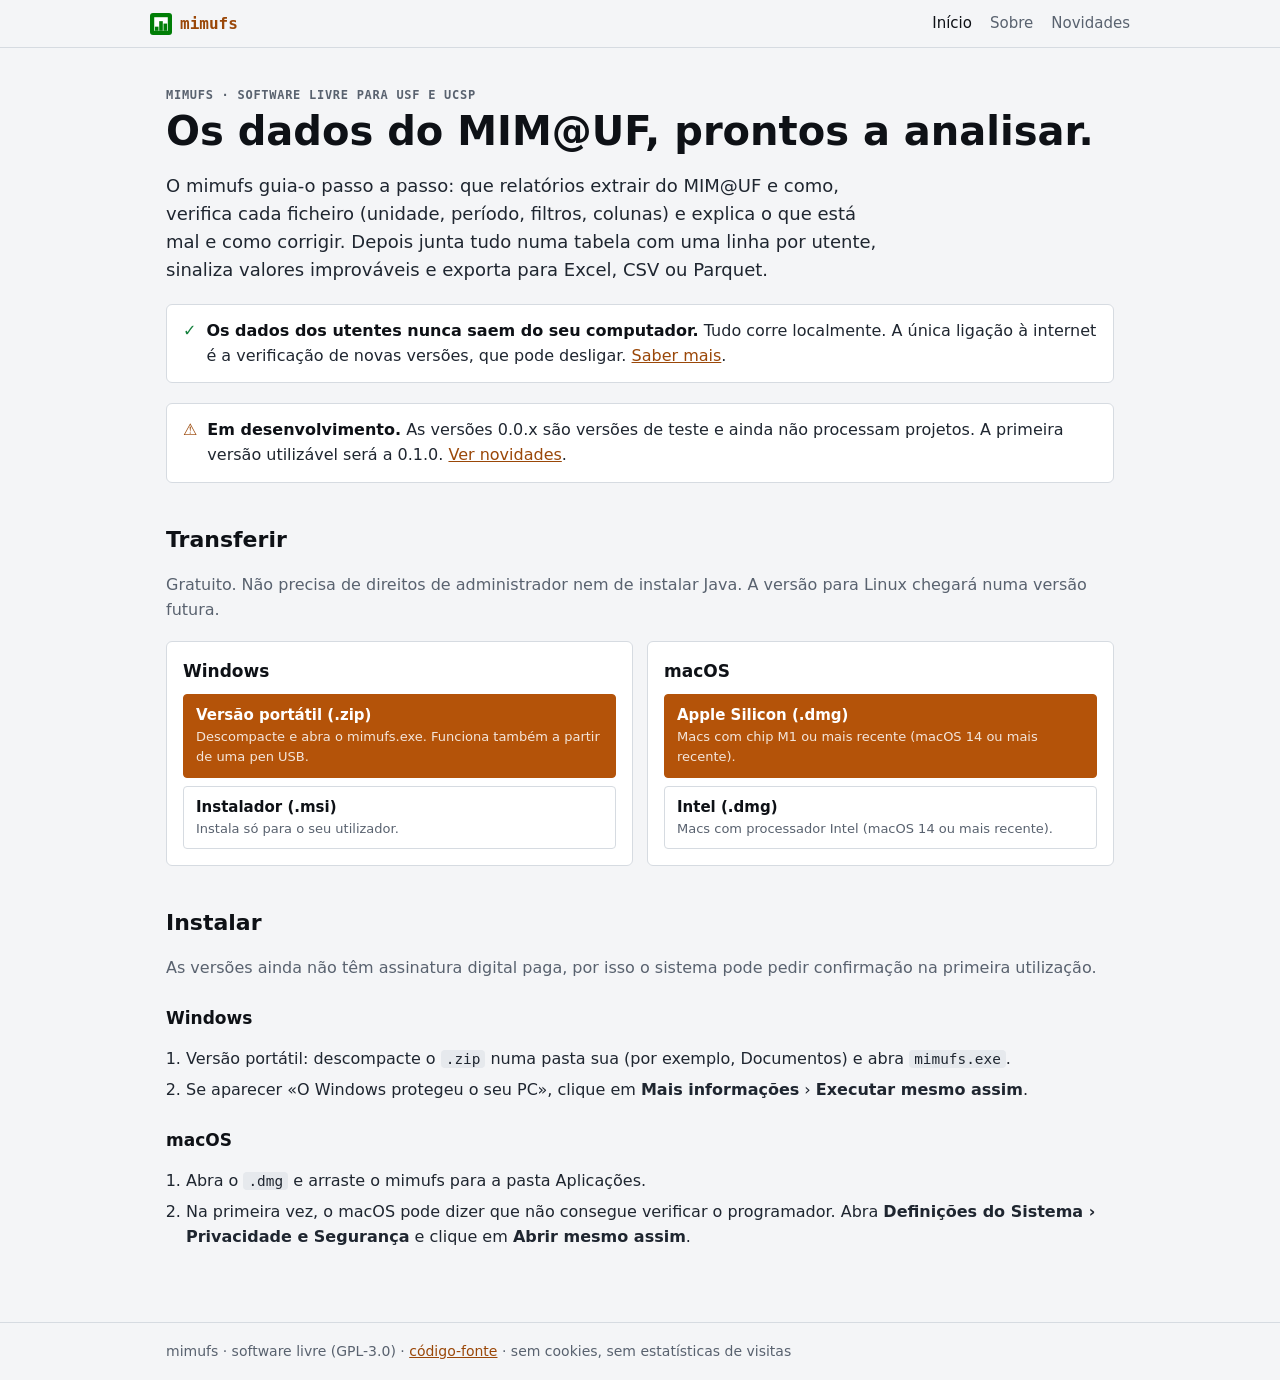
<file: site/index.html>
<!doctype html>
<html lang="pt-PT">
<head>
<meta charset="utf-8">
<meta name="viewport" content="width=device-width, initial-scale=1">
<meta http-equiv="Content-Security-Policy" content="default-src 'self'; style-src 'self'; img-src 'self'; script-src 'sha256-n69krR4mNdlzHCsoBnGm8zWyfpm/SZx0OfMPYFKiKm8='">
<meta name="referrer" content="no-referrer">
<title>mimufs · dados do MIM@UF, prontos a analisar</title>
<meta name="description" content="Aplicação gratuita que guia a extração, validação e limpeza dos relatórios do MIM@UF e do SClínico. Tudo corre no seu computador.">
<link rel="icon" href="favicon.svg" type="image/svg+xml">
<link rel="stylesheet" href="style.css">
</head>
<body>
<header class="top">
  <a class="brand" href="index.html"><img src="favicon.svg" alt="" width="22" height="22">mimufs</a>
  <nav><a href="index.html" aria-current="page">Início</a><a href="sobre.html">Sobre</a><a href="changelog.html">Novidades</a></nav>
</header>

<main class="page">
<p class="kicker">MIMUFS · SOFTWARE LIVRE PARA USF E UCSP</p>
<h1>Os dados do MIM@UF, prontos a analisar.</h1>
<p class="lead">O mimufs guia-o passo a passo: que relatórios extrair do MIM@UF e como, verifica cada ficheiro
(unidade, período, filtros, colunas) e explica o que está mal e como corrigir. Depois junta tudo numa
tabela com uma linha por utente, sinaliza valores improváveis e exporta para Excel, CSV ou Parquet.</p>

<div class="notice">
  <span class="icon" aria-hidden="true">✓</span>
  <p><strong>Os dados dos utentes nunca saem do seu computador.</strong> Tudo corre localmente. A única
  ligação à internet é a verificação de novas versões, que pode desligar. <a href="sobre.html#privacidade">Saber mais</a>.</p>
</div>

<div class="notice test">
  <span class="icon" aria-hidden="true">⚠</span>
  <p><strong>Em desenvolvimento.</strong> As versões 0.0.x são versões de teste e ainda não processam projetos.
  A primeira versão utilizável será a 0.1.0. <a href="changelog.html">Ver novidades</a>.</p>
</div>

<h2 id="download">Transferir</h2>
<p class="muted">Gratuito. Não precisa de direitos de administrador nem de instalar Java. A versão para Linux chegará numa versão futura.</p>
<div class="downloads">
  <section class="os" data-os="windows">
    <h3>Windows<span class="badge">o seu sistema</span></h3>
    <a class="button primary" href="https://github.com/diogocarapito/mimufs/releases/latest/download/mimufs-windows-x64-portable.zip">Versão portátil (.zip)<small>Descompacte e abra o mimufs.exe. Funciona também a partir de uma pen USB.</small></a>
    <a class="button" href="https://github.com/diogocarapito/mimufs/releases/latest/download/mimufs-windows-x64.msi">Instalador (.msi)<small>Instala só para o seu utilizador.</small></a>
  </section>
  <section class="os" data-os="macos">
    <h3>macOS<span class="badge">o seu sistema</span></h3>
    <a class="button primary" href="https://github.com/diogocarapito/mimufs/releases/latest/download/mimufs-macos-arm64.dmg">Apple Silicon (.dmg)<small>Macs com chip M1 ou mais recente (macOS 14 ou mais recente).</small></a>
    <a class="button" href="https://github.com/diogocarapito/mimufs/releases/latest/download/mimufs-macos-x64.dmg">Intel (.dmg)<small>Macs com processador Intel (macOS 14 ou mais recente).</small></a>
  </section>
</div>

<h2 id="instalar">Instalar</h2>
<p class="muted">As versões ainda não têm assinatura digital paga, por isso o sistema pode pedir confirmação na primeira utilização.</p>
<h3>Windows</h3>
<ol class="steps">
  <li>Versão portátil: descompacte o <code>.zip</code> numa pasta sua (por exemplo, Documentos) e abra <code>mimufs.exe</code>.</li>
  <li>Se aparecer «O Windows protegeu o seu PC», clique em <strong>Mais informações</strong> › <strong>Executar mesmo assim</strong>.</li>
</ol>
<h3>macOS</h3>
<ol class="steps">
  <li>Abra o <code>.dmg</code> e arraste o mimufs para a pasta Aplicações.</li>
  <li>Na primeira vez, o macOS pode dizer que não consegue verificar o programador. Abra <strong>Definições do Sistema › Privacidade e Segurança</strong> e clique em <strong>Abrir mesmo assim</strong>.</li>
</ol>
</main>

<footer class="foot"><p>mimufs · software livre (GPL-3.0) · <a href="https://github.com/diogocarapito/mimufs">código-fonte</a> · sem cookies, sem estatísticas de visitas</p></footer>
<script>
(function () {
  var p = ((navigator.userAgentData && navigator.userAgentData.platform) || navigator.platform || navigator.userAgent || "").toLowerCase();
  var os = p.indexOf("win") >= 0 ? "windows" : (p.indexOf("mac") >= 0 ? "macos" : (p.indexOf("linux") >= 0 ? "linux" : ""));
  var el = os && document.querySelector('.os[data-os="' + os + '"]');
  if (el) { el.classList.add("detected"); el.parentNode.insertBefore(el, el.parentNode.firstChild); }
})();
</script>
</body>
</html>
</file>
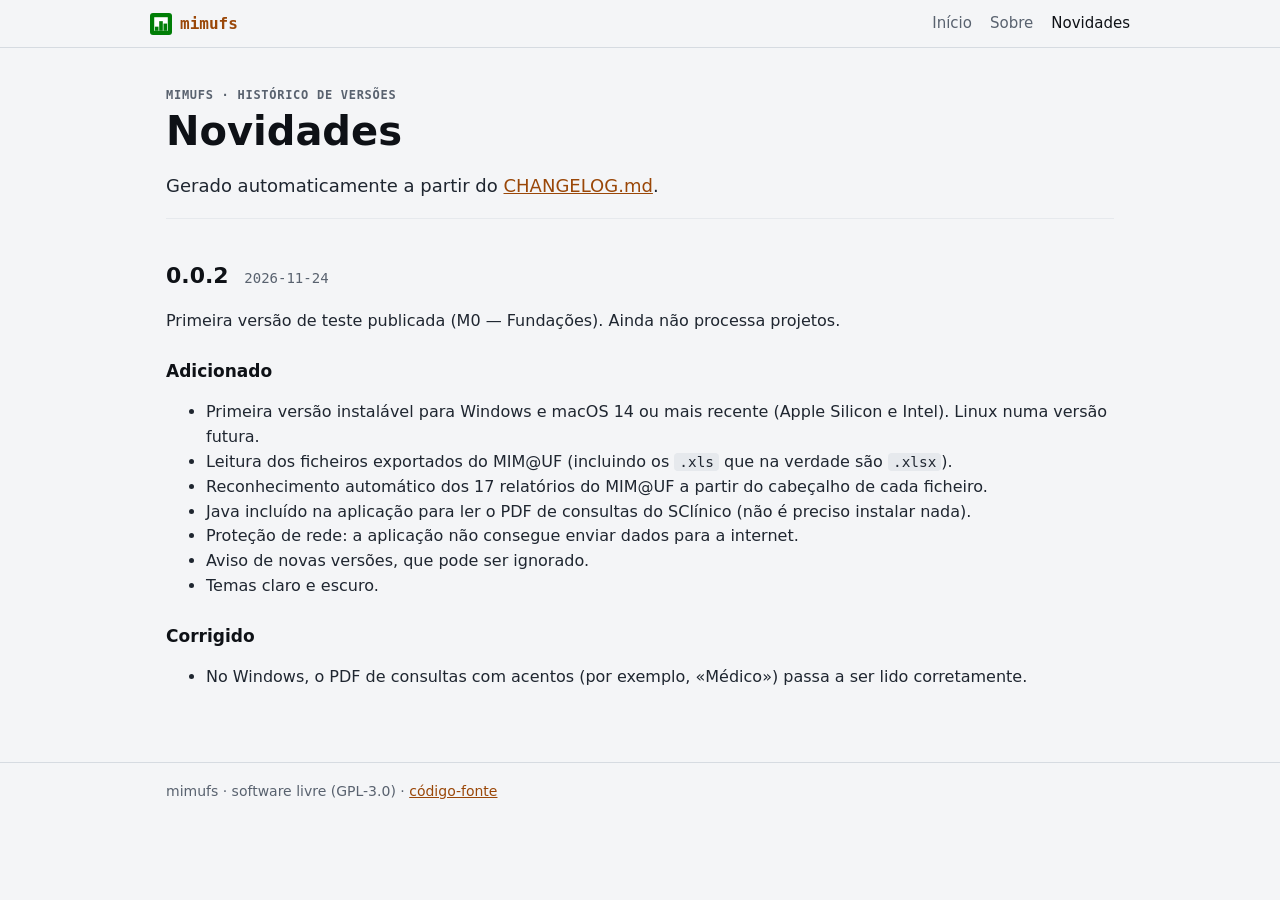
<file: site/changelog.html>
<!doctype html>
<html lang="pt-PT">
<head>
<meta charset="utf-8">
<meta name="viewport" content="width=device-width, initial-scale=1">
<meta http-equiv="Content-Security-Policy"
 content="default-src 'self'; style-src 'self'; img-src 'self'; script-src 'none'">
<meta name="referrer" content="no-referrer">
<title>Novidades · mimufs</title>
<meta name="description" content="Histórico de versões do mimufs.">
<link rel="icon" href="favicon.svg" type="image/svg+xml">
<link rel="stylesheet" href="style.css">
</head>
<body>
<header class="top">
  <a class="brand" href="index.html"><img src="favicon.svg" alt="" width="22" height="22">mimufs</a>
  <nav><a href="index.html">Início</a><a href="sobre.html">Sobre</a>
  <a href="changelog.html" aria-current="page">Novidades</a></nav>
</header>
<main class="page">
<p class="kicker">MIMUFS · HISTÓRICO DE VERSÕES</p>
<h1>Novidades</h1>
<p class="lead">Gerado automaticamente a partir do <a href="https://github.com/diogocarapito/mimufs/blob/main/CHANGELOG.md">CHANGELOG.md</a>.</p>
<section class="release" id="v0.0.2">
<h2>0.0.2 <span class="date">2026-11-24</span></h2>
<p>Primeira versão de teste publicada (M0 — Fundações). Ainda não processa projetos.</p>
<h3>Adicionado</h3>
<ul><li>Primeira versão instalável para Windows e macOS 14 ou mais recente (Apple Silicon e Intel). Linux numa versão futura.</li><li>Leitura dos ficheiros exportados do MIM@UF (incluindo os <code>.xls</code> que na verdade são <code>.xlsx</code>).</li><li>Reconhecimento automático dos 17 relatórios do MIM@UF a partir do cabeçalho de cada ficheiro.</li><li>Java incluído na aplicação para ler o PDF de consultas do SClínico (não é preciso instalar nada).</li><li>Proteção de rede: a aplicação não consegue enviar dados para a internet.</li><li>Aviso de novas versões, que pode ser ignorado.</li><li>Temas claro e escuro.</li></ul>
<h3>Corrigido</h3>
<ul><li>No Windows, o PDF de consultas com acentos (por exemplo, «Médico») passa a ser lido corretamente.</li></ul>
</section>
</main>
<footer class="foot"><p>mimufs · software livre (GPL-3.0) · <a href="https://github.com/diogocarapito/mimufs">código-fonte</a></p></footer>
</body>
</html>
</file>
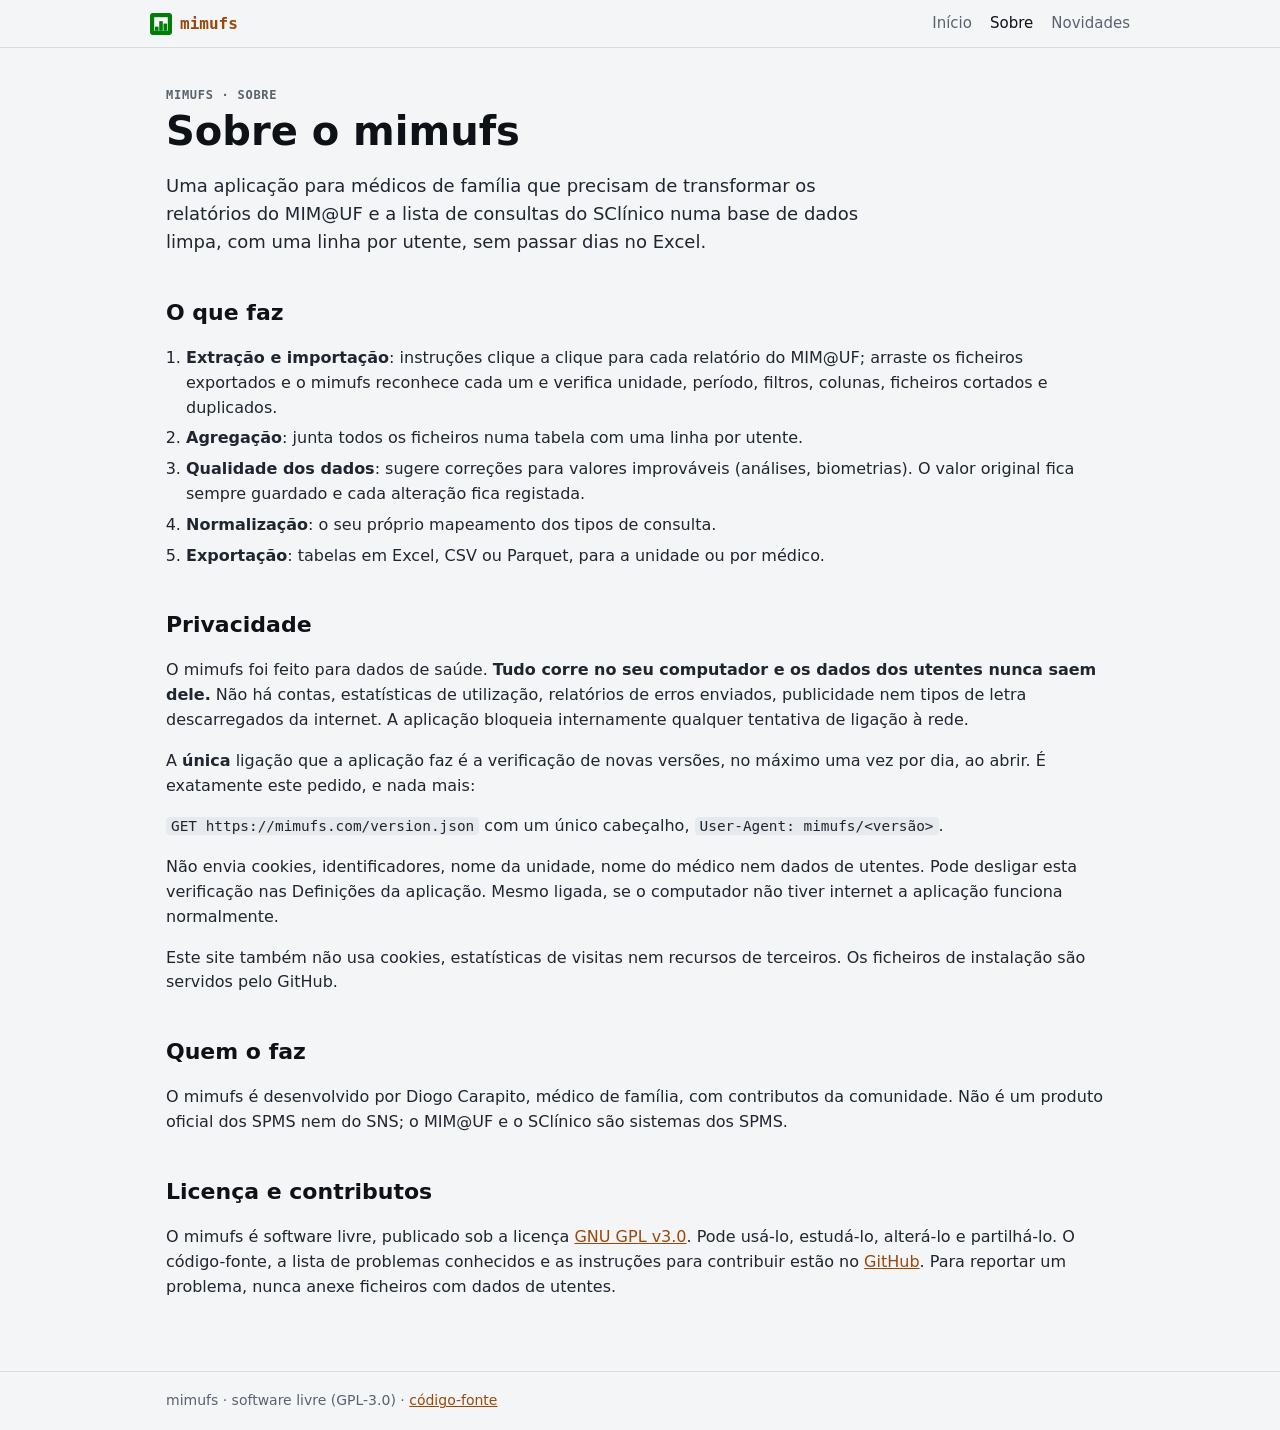
<file: site/sobre.html>
<!doctype html>
<html lang="pt-PT">
<head>
<meta charset="utf-8">
<meta name="viewport" content="width=device-width, initial-scale=1">
<meta http-equiv="Content-Security-Policy" content="default-src 'self'; style-src 'self'; img-src 'self'; script-src 'none'">
<meta name="referrer" content="no-referrer">
<title>Sobre · mimufs</title>
<meta name="description" content="O que é o mimufs, quem o faz, licença e privacidade.">
<link rel="icon" href="favicon.svg" type="image/svg+xml">
<link rel="stylesheet" href="style.css">
</head>
<body>
<header class="top">
  <a class="brand" href="index.html"><img src="favicon.svg" alt="" width="22" height="22">mimufs</a>
  <nav><a href="index.html">Início</a><a href="sobre.html" aria-current="page">Sobre</a><a href="changelog.html">Novidades</a></nav>
</header>

<main class="page">
<p class="kicker">MIMUFS · SOBRE</p>
<h1>Sobre o mimufs</h1>
<p class="lead">Uma aplicação para médicos de família que precisam de transformar os relatórios do MIM@UF e a lista de
consultas do SClínico numa base de dados limpa, com uma linha por utente, sem passar dias no Excel.</p>

<h2>O que faz</h2>
<ol class="steps">
  <li><strong>Extração e importação</strong>: instruções clique a clique para cada relatório do MIM@UF; arraste os ficheiros
  exportados e o mimufs reconhece cada um e verifica unidade, período, filtros, colunas, ficheiros cortados e duplicados.</li>
  <li><strong>Agregação</strong>: junta todos os ficheiros numa tabela com uma linha por utente.</li>
  <li><strong>Qualidade dos dados</strong>: sugere correções para valores improváveis (análises, biometrias). O valor original
  fica sempre guardado e cada alteração fica registada.</li>
  <li><strong>Normalização</strong>: o seu próprio mapeamento dos tipos de consulta.</li>
  <li><strong>Exportação</strong>: tabelas em Excel, CSV ou Parquet, para a unidade ou por médico.</li>
</ol>

<h2 id="privacidade">Privacidade</h2>
<p>O mimufs foi feito para dados de saúde. <strong>Tudo corre no seu computador e os dados dos utentes nunca saem dele.</strong>
Não há contas, estatísticas de utilização, relatórios de erros enviados, publicidade nem tipos de letra descarregados da internet.
A aplicação bloqueia internamente qualquer tentativa de ligação à rede.</p>
<p>A <strong>única</strong> ligação que a aplicação faz é a verificação de novas versões, no máximo uma vez por dia, ao abrir.
É exatamente este pedido, e nada mais:</p>
<p><code>GET https://mimufs.com/version.json</code> com um único cabeçalho, <code>User-Agent: mimufs/&lt;versão&gt;</code>.</p>
<p>Não envia cookies, identificadores, nome da unidade, nome do médico nem dados de utentes. Pode desligar esta verificação
nas Definições da aplicação. Mesmo ligada, se o computador não tiver internet a aplicação funciona normalmente.</p>
<p>Este site também não usa cookies, estatísticas de visitas nem recursos de terceiros. Os ficheiros de instalação são
servidos pelo GitHub.</p>

<h2>Quem o faz</h2>
<p>O mimufs é desenvolvido por Diogo Carapito, médico de família, com contributos da comunidade. Não é um produto
oficial dos SPMS nem do SNS; o MIM@UF e o SClínico são sistemas dos SPMS.</p>

<h2>Licença e contributos</h2>
<p>O mimufs é software livre, publicado sob a licença <a href="https://www.gnu.org/licenses/gpl-3.0.html">GNU GPL v3.0</a>.
Pode usá-lo, estudá-lo, alterá-lo e partilhá-lo. O código-fonte, a lista de problemas conhecidos e as instruções para
contribuir estão no <a href="https://github.com/diogocarapito/mimufs">GitHub</a>. Para reportar um problema, nunca anexe
ficheiros com dados de utentes.</p>
</main>

<footer class="foot"><p>mimufs · software livre (GPL-3.0) · <a href="https://github.com/diogocarapito/mimufs">código-fonte</a></p></footer>
</body>
</html>
</file>
<file: site/style.css>
/* mimufs.com: one stylesheet, system fonts only, no external assets (PRD §8). */
:root {
  color-scheme: light dark;
  --bg: #F4F5F7; --panel: #FFFFFF; --border: #D6DBE1; --line: #E6E9ED;
  --text: #1F2630; --strong: #0E1116; --muted: #59626F;
  --accent: #B45309; --accent-text: #9A4708; --on-accent: #FFFFFF; --ok: #15803D;
  --ui: system-ui, -apple-system, "Segoe UI", Roboto, "Noto Sans", sans-serif;
  --mono: ui-monospace, "SF Mono", Menlo, Consolas, "DejaVu Sans Mono", monospace;
}
@media (prefers-color-scheme: dark) {
  :root {
    --bg: #0E1116; --panel: #141921; --border: #232A35; --line: #1E252F;
    --text: #D7DDE4; --strong: #F1F4F8; --muted: #8B95A3;
    --accent: #FBBF24; --accent-text: #FBBF24; --on-accent: #0E1116; --ok: #4ADE80;
  }
}
* { box-sizing: border-box; }
html { -webkit-text-size-adjust: 100%; }
body { margin: 0; background: var(--bg); color: var(--text); font: 16px/1.55 var(--ui); }
a { color: var(--accent-text); }
code { font-family: var(--mono); font-size: 0.9em; background: var(--line); padding: 1px 5px; border-radius: 4px; }

.top {
  display: flex; align-items: center; justify-content: space-between; gap: 16px; flex-wrap: wrap;
  padding: 12px max(16px, calc((100% - 980px) / 2)); border-bottom: 1px solid var(--border);
}
.brand {
  display: inline-flex; align-items: center; gap: 8px; text-decoration: none;
  font: 700 16px var(--mono); color: var(--accent-text);
}
.brand img { border-radius: 3px; }
.top nav { display: flex; gap: 18px; }
.top nav a { color: var(--muted); text-decoration: none; font-size: 15px; }
.top nav a:hover, .top nav a[aria-current="page"] { color: var(--strong); }

.page { max-width: 980px; margin: 0 auto; padding: 40px 16px 56px; }
.kicker { font: 600 12px var(--mono); letter-spacing: 0.06em; color: var(--muted); margin: 0 0 6px; }
h1 { color: var(--strong); font-size: clamp(28px, 5vw, 40px); line-height: 1.15; margin: 0 0 12px; }
h2 { color: var(--strong); font-size: 22px; margin: 40px 0 12px; }
h3 { color: var(--strong); font-size: 17px; margin: 24px 0 8px; }
.lead { font-size: 18px; color: var(--text); max-width: 720px; }
.muted { color: var(--muted); }

.notice {
  display: flex; gap: 10px; align-items: flex-start; margin: 20px 0;
  padding: 14px 16px; background: var(--panel); border: 1px solid var(--border); border-radius: 6px;
}
.notice p { margin: 0; }
.notice strong { color: var(--strong); }
.notice .icon { color: var(--ok); font-weight: 700; }
.notice.test .icon { color: var(--accent-text); }

.downloads { display: grid; grid-template-columns: repeat(auto-fit, minmax(280px, 1fr)); gap: 14px; margin: 18px 0; }
.os {
  background: var(--panel); border: 1px solid var(--border); border-radius: 6px; padding: 16px;
}
.os h3 { margin: 0 0 10px; }
.os.detected { border-color: var(--accent); box-shadow: 0 0 0 1px var(--accent); }
.os .badge { display: none; font: 600 11px var(--mono); color: var(--accent-text); margin-left: 6px; }
.os.detected .badge { display: inline; }
.button {
  display: block; margin: 8px 0 0; padding: 9px 12px; border-radius: 4px; text-decoration: none;
  border: 1px solid var(--border); color: var(--strong); font-weight: 600; font-size: 15px;
}
.button small { display: block; font-weight: 400; color: var(--muted); font-size: 13px; }
.button.primary { background: var(--accent); border-color: var(--accent); color: var(--on-accent); }
.button.primary small { color: var(--on-accent); opacity: 0.85; }

.steps { padding-left: 20px; }
.steps li { margin: 6px 0; }
.release { border-top: 1px solid var(--line); }
.release h2 .date { font: 400 14px var(--mono); color: var(--muted); margin-left: 8px; }

.foot { border-top: 1px solid var(--border); color: var(--muted); font-size: 14px; }
.foot p { max-width: 980px; margin: 0 auto; padding: 18px 16px; }
</file>
